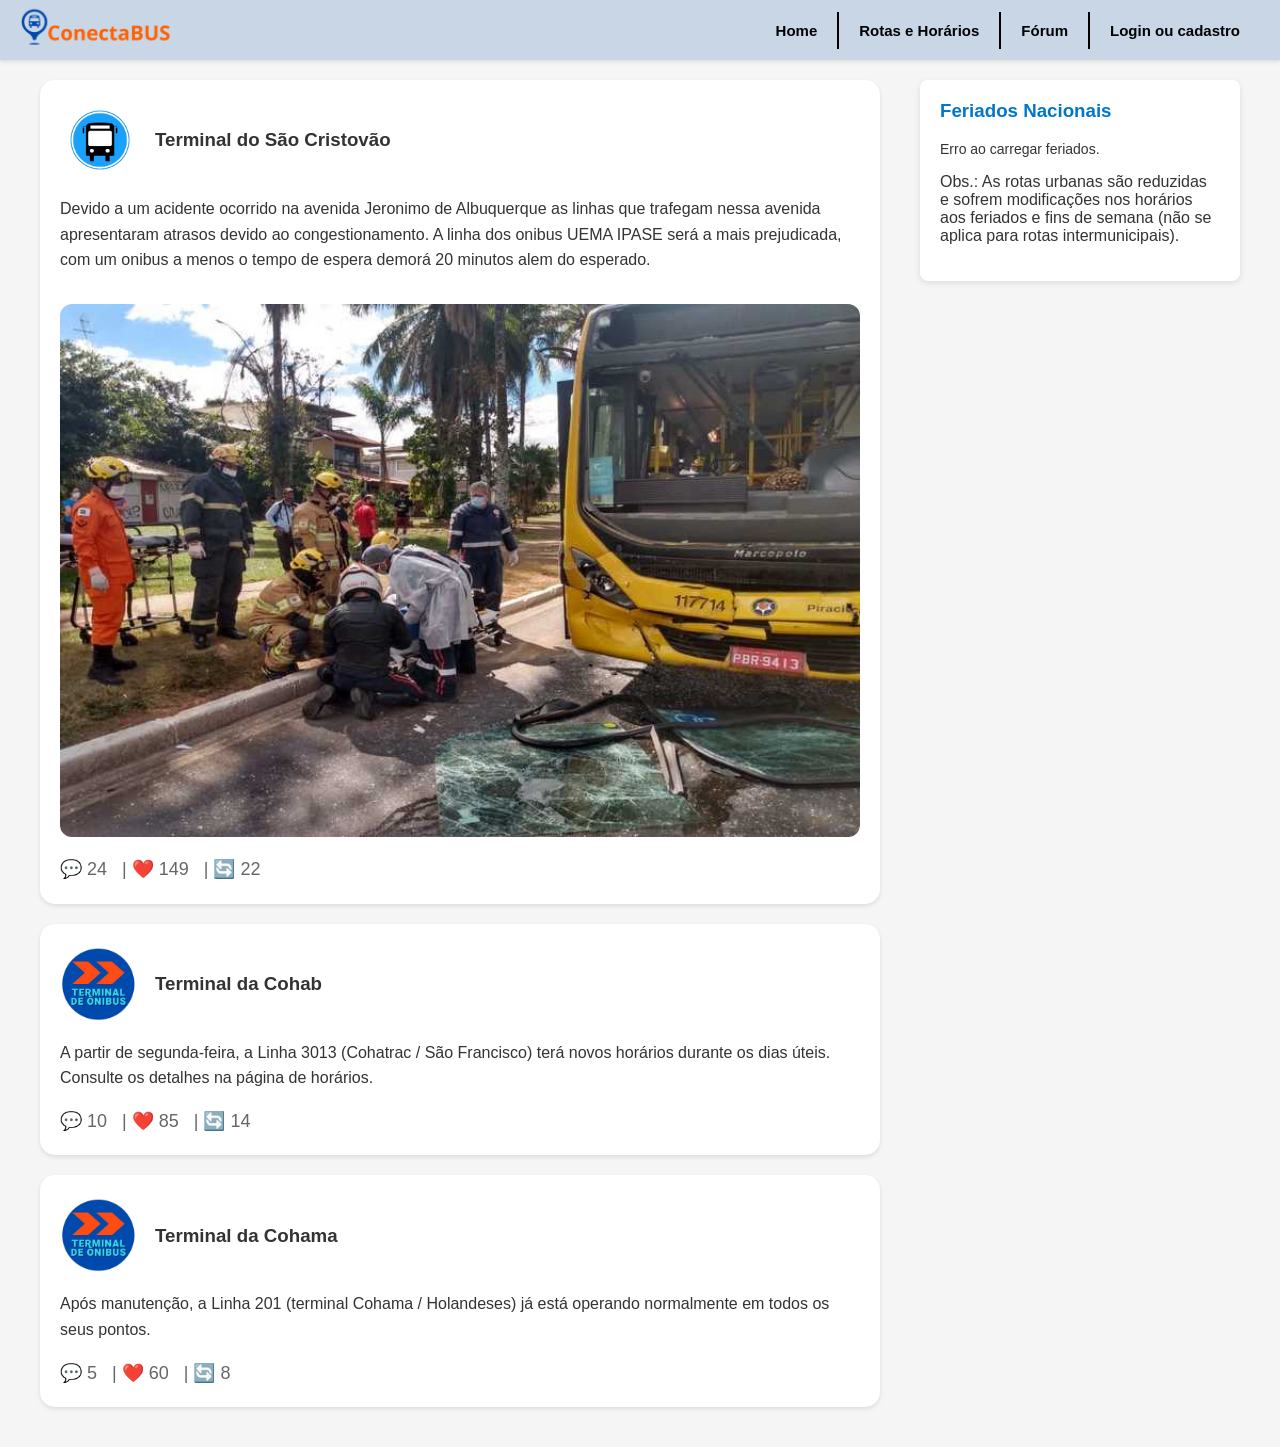
<file: index.html>
<!DOCTYPE html>
<html lang="pt-BR">
<head>
  <meta charset="UTF-8" />
  <meta name="viewport" content="width=device-width, initial-scale=1.0" />
  <title>Home - ConectaBUS</title>
  <link rel="stylesheet" href="./stylehome.css" />
</head>
<body>
  <header>
    <img src="./logohome.png" alt="ConectaBUS logo" class="logo" />
    <nav class="nav-bar">
      <ul>
        <li><a href="#">Home</a></li>
        <li><a href="https://moovitapp.com/index/pt-br/transporte_p%C3%BAblico-lines-Sao_Luis-4043-909237">Rotas e Horários</a></li>
        <li><a href="./forum.html">Fórum</a></li>
        <li><a href="./Login.html">Login ou cadastro</a></li>
      </ul>
      <button id="menu-button" aria-label="Abrir menu">☰</button>
      <button id="options-button" aria-label="Abrir opções">⚙️</button>
    </nav>
  </header>

  <div id="options-panel" class="hidden">
    <button onclick="toggleTheme()">Tema Claro / Escuro</button>
    <button>Configurações</button>
  </div>

  <main>
    <div class="layout-container">
      <div class="posts">
        <section class="post">
          <div class="post-header">
            <img src="./bushome.png" alt="Ônibus em manutenção" />
            <h3>Terminal do São Cristovão</h3>
          </div>
          <p>
            Devido a um acidente ocorrido na avenida Jeronimo de Albuquerque as linhas que trafegam nessa avenida apresentaram atrasos devido ao congestionamento.
            A linha dos onibus UEMA IPASE será a mais prejudicada, com um onibus a menos o tempo de espera demorá 20 minutos alem do esperado.
          </p>
          <img src="./batidahome.jpeg" alt="batida de onibus" class="postbatida" />
          <div class="post-actions">
            <span>💬 24</span> | <span>❤️ 149</span> | <span>🔄 22</span>
          </div>
        </section>
        <section class="post">
          <div class="post-header">
            <img src="./teminalhome.png" alt="Ônibus na estação" />
            <h3>Terminal da Cohab</h3>
          </div>
          <p>
            A partir de segunda-feira, a Linha 3013 (Cohatrac / São Francisco) terá novos horários durante os dias úteis. Consulte os detalhes na página de horários.
          </p>
          <div class="post-actions">
            <span>💬 10</span> | <span>❤️ 85</span> | <span>🔄 14</span>
          </div>
        </section>
        <section class="post">
          <div class="post-header">
            <img src="./teminalhome.png" alt="Ônibus em circulação" />
            <h3>Terminal da Cohama</h3>
          </div>
          <p>
            Após manutenção, a Linha 201 (terminal Cohama / Holandeses) já está operando normalmente em todos os seus pontos.
          </p>
          <div class="post-actions">
            <span>💬 5</span> | <span>❤️ 60</span> | <span>🔄 8</span>
          </div>
        </section>
      </div>
      <div class="holidays-box">
        <aside class="holiday-box">
          <h3>Feriados Nacionais</h3>
          <ul id="holiday-list">
            <li>Carregando...</li>
          </ul>
          <p>
            Obs.: As rotas urbanas são reduzidas e sofrem modificações nos horários aos feriados e fins de semana (não se aplica para rotas intermunicipais).
          </p>
        </aside>
      </div>
    </div>
  </main>

  <script src="./scripthome.js"></script>
</body>
</html>
</file>
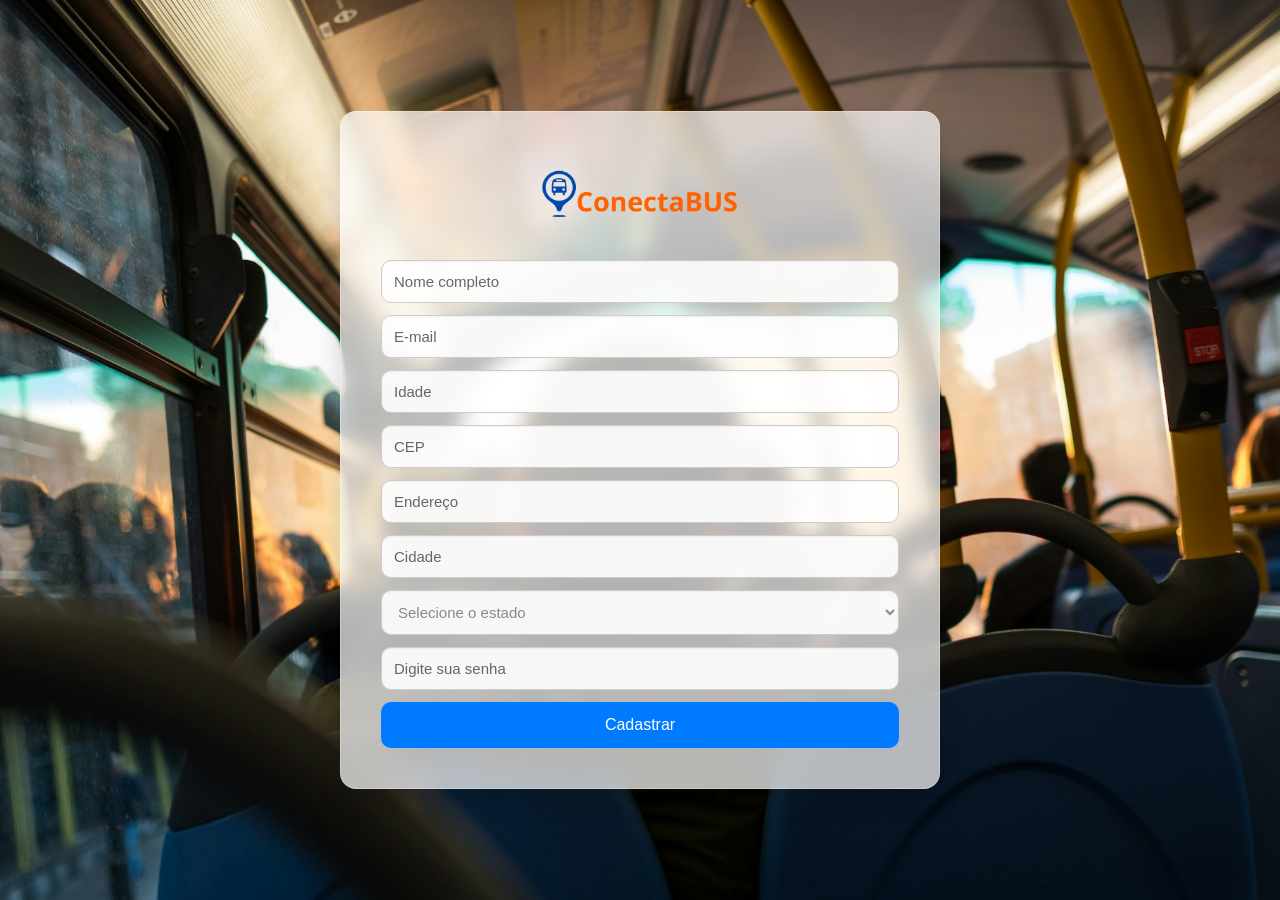
<file: cadastro.html>
<!DOCTYPE html>
<html lang="pt-BR">
<head>
  <meta charset="UTF-8">
  <meta name="viewport" content="width=device-width, initial-scale=1">
  <title>Cadastro - ConectaBus</title>
  <link rel="stylesheet" href="./stylecadastro.css">
</head>
<body>
  <div class="login-container">
    <img src="./logocadastro.png" alt="Logo ConectaBus" class="logo">

    <form id="cadastroForm">
      <input type="text" id="nome" placeholder="Nome completo" required>
      <input type="email" id="email" placeholder="E-mail" required>
      <p class="mensagem1">Formato: email@exemplo.com</p>
      <input type="number" id="idade" placeholder="Idade" required>
      <input type="text" id="cep" placeholder="CEP" required>
      <p class="mensagem1">CEP: 00000-000</p>
      <input type="text" id="endereco" placeholder="Endereço" required>
      <p class="mensagem1">Endereço: Rua, Bairro, N°</p>
      <input type="text" id="cidade" placeholder="Cidade" required>
      <select id="estado" required>
  <option value="">Selecione o estado</option>
  <option value="AC">Acre (AC)</option>
  <option value="AL">Alagoas (AL)</option>
  <option value="AP">Amapá (AP)</option>
  <option value="AM">Amazonas (AM)</option>
  <option value="BA">Bahia (BA)</option>
  <option value="CE">Ceará (CE)</option>
  <option value="DF">Distrito Federal (DF)</option>
  <option value="ES">Espírito Santo (ES)</option>
  <option value="GO">Goiás (GO)</option>
  <option value="MA">Maranhão (MA)</option>
  <option value="MT">Mato Grosso (MT)</option>
  <option value="MS">Mato Grosso do Sul (MS)</option>
  <option value="MG">Minas Gerais (MG)</option>
  <option value="PA">Pará (PA)</option>
  <option value="PB">Paraíba (PB)</option>
  <option value="PR">Paraná (PR)</option>
  <option value="PE">Pernambuco (PE)</option>
  <option value="PI">Piauí (PI)</option>
  <option value="RJ">Rio de Janeiro (RJ)</option>
  <option value="RN">Rio Grande do Norte (RN)</option>
  <option value="RS">Rio Grande do Sul (RS)</option>
  <option value="RO">Rondônia (RO)</option>
  <option value="RR">Roraima (RR)</option>
  <option value="SC">Santa Catarina (SC)</option>
  <option value="SP">São Paulo (SP)</option>
  <option value="SE">Sergipe (SE)</option>
  <option value="TO">Tocantins (TO)</option>
</select>
  <input type="password" id="senha" name="senha" placeholder="Digite sua senha" required>
  <p class="mensagem1">Mínimo 8 caracteres</p>
      <button type="submit">Cadastrar</button>
    </form>
  </div>

  <script src="./scriptcadastro.js"></script>
</body>
</html>
</file>
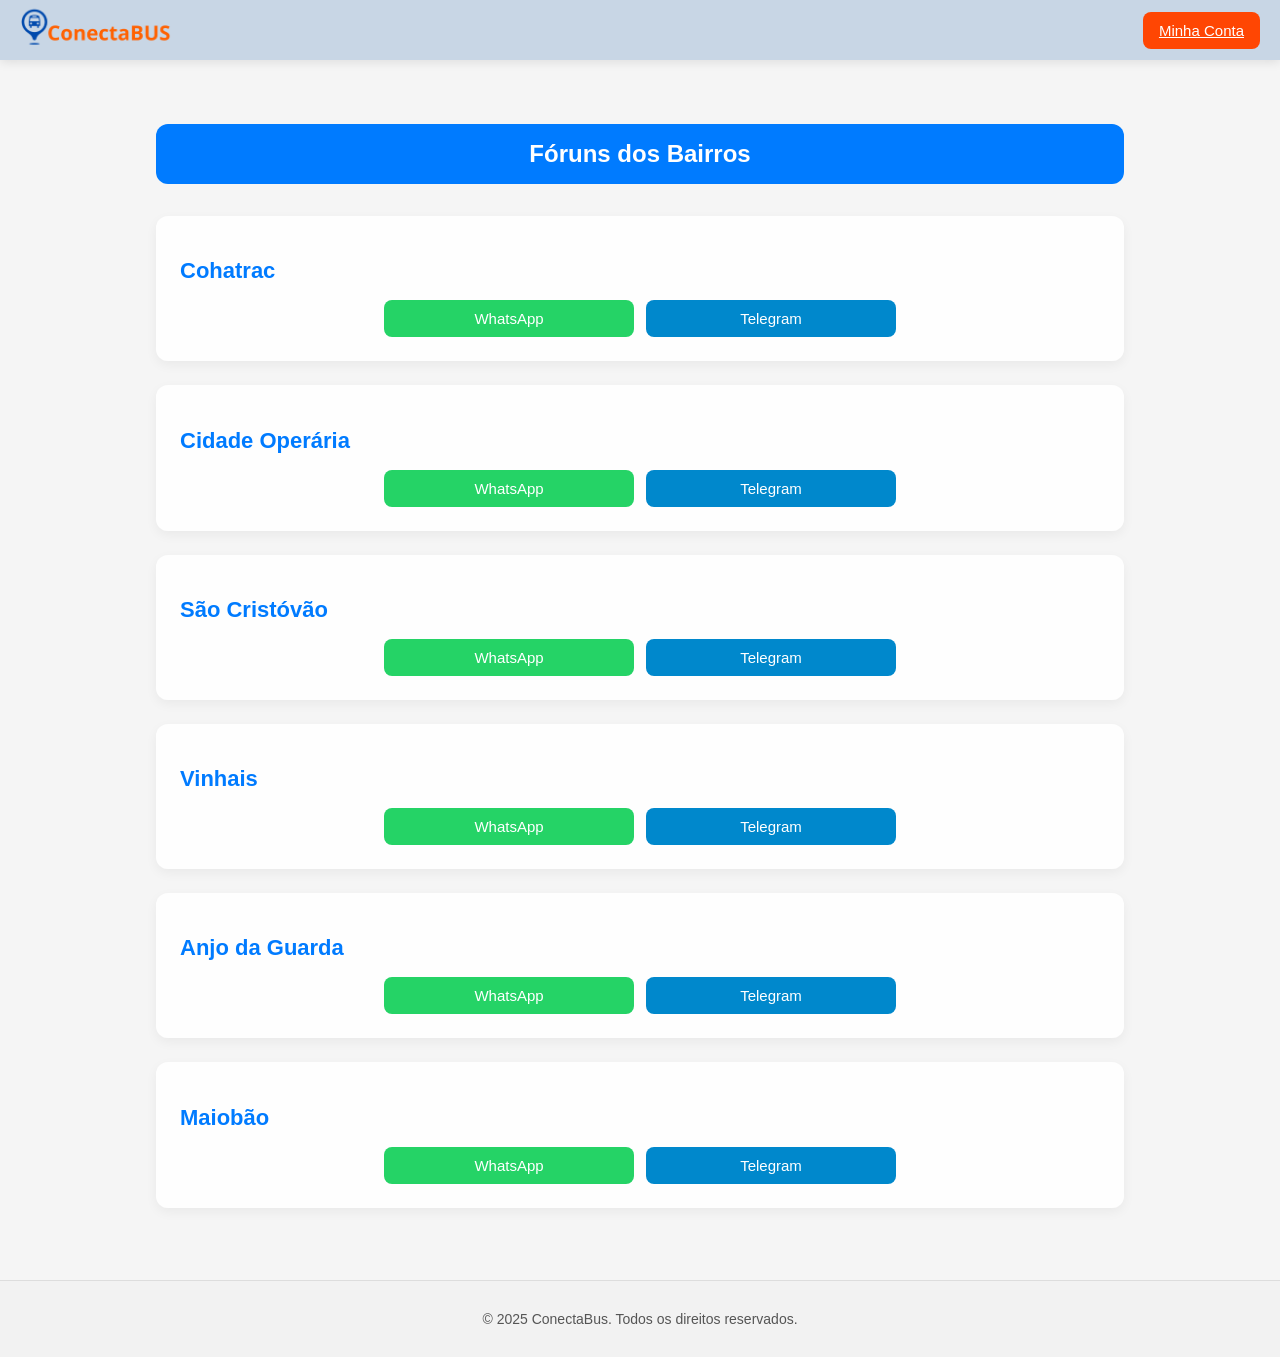
<file: forum.html>
<!DOCTYPE html>
<html lang="pt-BR">
<head>
  <meta charset="UTF-8" />
  <meta name="viewport" content="width=device-width, initial-scale=1.0"/>
  <title>Fóruns - ConectaBus</title>
  <link rel="stylesheet" href="./stylesforum.css" />
</head>
<body>
  <header class="header">
    <img src="./logoforum.png" alt="Logo ConectaBus" class="logo">
    <a href = "Login.html" class="btn-conta">Minha Conta</a>
  </header>

  <main class="forum-container">
    <h1 class="titulo-forum">Fóruns dos Bairros</h1>

    <div class="bairro">
      <h2>Cohatrac</h2>
      <div class="links">
        <a href="https://wa.me/seu_link_cohatrac" class="btn-whatsapp" target="_blank">WhatsApp</a>
        <a href="https://t.me/seu_link_cohatrac" class="btn-telegram" target="_blank">Telegram</a>
      </div>
    </div>

    <div class="bairro">
      <h2>Cidade Operária</h2>
      <div class="links">
        <a href="https://wa.me/seu_link_cidadeoperaria" class="btn-whatsapp" target="_blank">WhatsApp</a>
        <a href="https://t.me/seu_link_cidadeoperaria" class="btn-telegram" target="_blank">Telegram</a>
      </div>
    </div>

    <div class="bairro">
      <h2>São Cristóvão</h2>
      <div class="links">
        <a href="https://wa.me/seu_link_saocristovao" class="btn-whatsapp" target="_blank">WhatsApp</a>
        <a href="https://t.me/seu_link_saocristovao" class="btn-telegram" target="_blank">Telegram</a>
      </div>
    </div>

    <div class="bairro">
      <h2>Vinhais</h2>
      <div class="links">
        <a href="https://wa.me/seu_link_vinhais" class="btn-whatsapp" target="_blank">WhatsApp</a>
        <a href="https://t.me/seu_link_vinhais" class="btn-telegram" target="_blank">Telegram</a>
      </div>
    </div>

    <div class="bairro">
      <h2>Anjo da Guarda</h2>
      <div class="links">
        <a href="https://wa.me/seu_link_anjo" class="btn-whatsapp" target="_blank">WhatsApp</a>
        <a href="https://t.me/seu_link_anjo" class="btn-telegram" target="_blank">Telegram</a>
      </div>
    </div>

    <div class="bairro">
      <h2>Maiobão</h2>
      <div class="links">
        <a href="https://wa.me/seu_link_maiobao" class="btn-whatsapp" target="_blank">WhatsApp</a>
        <a href="https://t.me/seu_link_maiobao" class="btn-telegram" target="_blank">Telegram</a>
      </div>
    </div>
  </main>

  <footer class="footer">
    <p>&copy; 2025 ConectaBus. Todos os direitos reservados.</p>
  </footer>
</body>
</html>
</file>
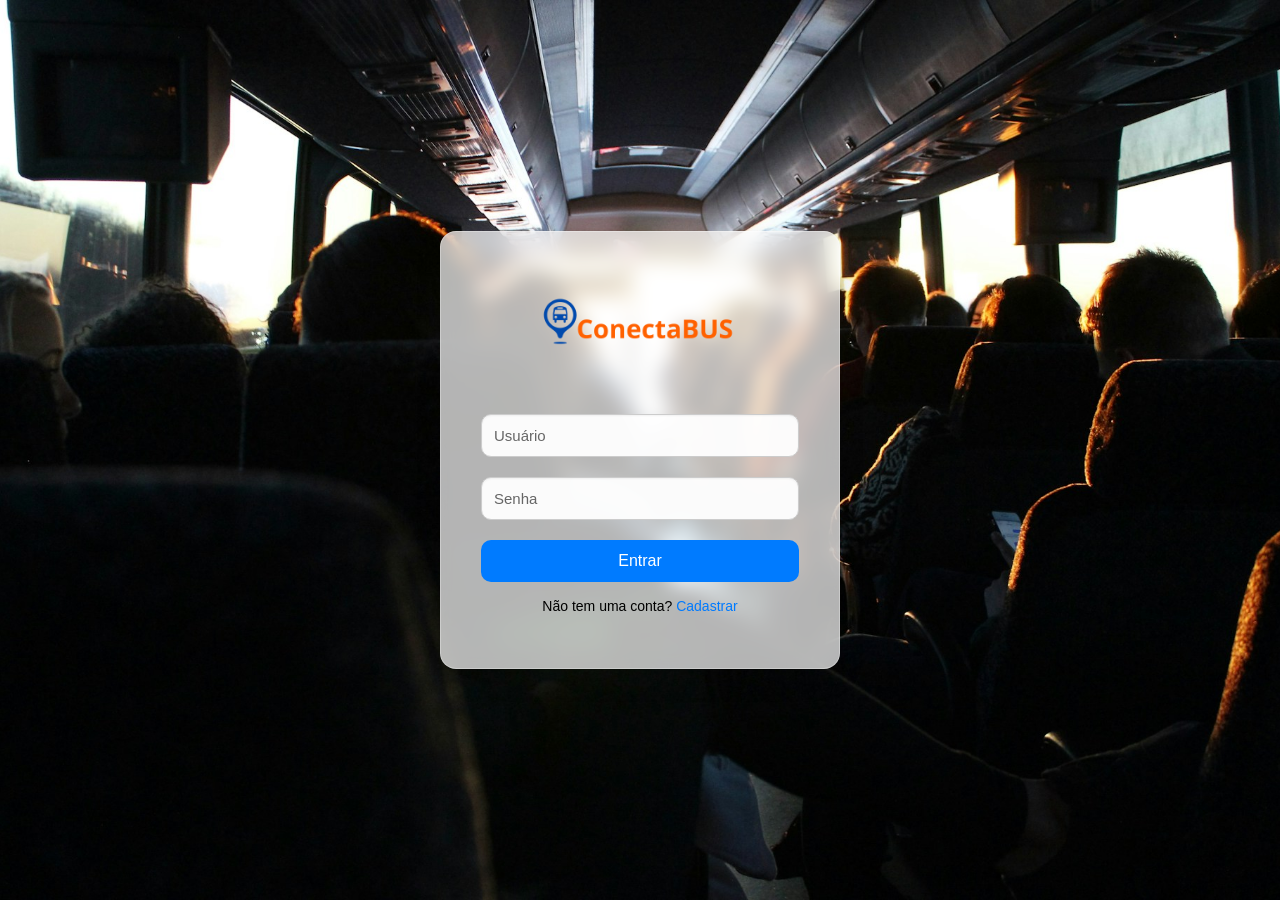
<file: Login.html>
<!DOCTYPE html>
<html lang="pt-BR">
<head>
  <meta charset="UTF-8">
  <meta name="viewport" content="width=device-width, initial-scale=1">
  <title>Login - ConectaBus</title>
  <link rel="stylesheet" href="./stylelogin.css">
</head>
<body>
  <div class="login-container">
    <img src="./logologin.png" alt="Logo ConectaBus" class="logo">

    <form id="loginForm">
      <input type="text" id="username" placeholder="Usuário" required>
      <input type="password" id="password" placeholder="Senha" required>
      <p class="mensagem1">Usuário ou senha incorretos</p>
      <button type="submit">Entrar</button>
    </form>
    <p class="signup-link">
      Não tem uma conta?
      <a href="./cadastro.html">Cadastrar</a>
    </p>

  </div>

  <script src="./scriptlogin.js"></script>
</body>
</html>
</file>
<file: stylehome.css>
/* -------------------------------
   FONTES E CORES BASE
--------------------------------- */
body {
  font-family: Arial, sans-serif;
  margin: 0;
  background-color: #F5F5F5;
  color: #333;
  transition: background-color 0.3s, color 0.3s;
}

/* -------------------------------
   CABEÇALHO E NAVEGAÇÃO
--------------------------------- */
header {
  background-color: #c8d6e5; 
  display: flex;
  justify-content: space-between;
  align-items: center;
  padding: 0 20px;
  height: 60px;
  box-shadow: 0 2px 4px rgba(0, 0, 0, 0.1);
}

.logo {
  height: 70px;
  width: auto;
}

.nav-bar {
  position: relative;
  display: flex;
  align-items: center;
  gap: 10px;
}

.nav-bar ul {
  list-style: none;
  display: flex;
  margin: 0;
  padding: 0;
}

.nav-bar li {
  display: flex;
  align-items: center;
}

.nav-bar a {
  text-decoration: none;
  color: #000;
  font-weight: bold;
  font-size: 15px;
  padding: 10px 20px;
  display: inline-flex;
  align-items: center;
}

.nav-bar li:not(:last-child) a {
  border-right: 2px solid #000;
}

/* -------------------------------
   BOTÕES DE MENU E OPÇÕES
--------------------------------- */
#menu-button,
#options-button {
  font-size: 24px;
  background: none;
  border: none;
  cursor: pointer;
  color: #000;
  display: none;
}

.nav-buttons {
  display: flex;
  align-items: center;
  gap: 10px;
}

/* -------------------------------
   PAINEL DE OPÇÕES
--------------------------------- */
#options-panel {
  display: none;
  flex-direction: column;
  background: #ffffff;
  border: 1px solid #ccc;
  padding: 10px;
  position: absolute;
  top: 60px;
  right: 10px;
  box-shadow: 0 2px 6px rgba(0, 0, 0, 0.2);
  z-index: 100;
}

#options-panel.visible {
  display: flex;
}

/* -------------------------------
   LAYOUT PRINCIPAL
--------------------------------- */
main {
  padding: 20px;
  margin: auto;
  max-width: 1200px;
}

.layout-container {
  display: flex;
  gap: 40px;
  align-items: flex-start;
  flex-wrap: wrap;
}

.posts {
  flex: 3 1 600px;
}

.holidays-box {
  flex: 1 1 300px;
  min-width: 250px;
  max-width: 320px;
}

/* -------------------------------
   CAIXA DE FERIADOS
--------------------------------- */
.holiday-box {
  background: #fff;
  padding: 20px;
  border-radius: 8px;
  box-shadow: 0 2px 6px rgba(0, 0, 0, 0.1);
  position: sticky;
  top: 80px;
}

.holiday-box h3 {
  margin-top: 0;
  color: #0077cc;
}

.holiday-box ul {
  list-style: none;
  padding: 0;
  margin: 0;
}

.holiday-box li {
  margin-bottom: 10px;
  font-size: 14px;
}

/* -------------------------------
   POSTS
--------------------------------- */
.post {
  background: #fff;
  padding: 20px;
  margin-bottom: 20px;
  border-radius: 15px;
  box-shadow: 0 2px 4px rgba(0, 0, 0, 0.1);
  line-height: 1.6; /* 👈 Aumenta o espaçamento entre linhas */
}

.post-header {
  display: flex;
  align-items: center;
  gap: 15px;
  margin-bottom: 10px;
}

.post-header img {
  width: 80px;
  height: 80px;
  object-fit: cover;
  border-radius: 8px;
}

.postbatida {
  width: 100%;
  height: auto;
  border-radius: 12px;
  margin-top: 15px;
}

.post-actions {
  margin-top: 10px;
  font-size: 18px;
  color: #666;
}

.post-actions span:not(:last-child) {
  margin-right: 10px;
}

/* -------------------------------
   TEMA ESCURO
--------------------------------- */
.dark-theme {
  background-color: #1e1e1e;
  color: #f4f4f4;
}

.dark-theme header,
.dark-theme .post,
.dark-theme #options-panel {
  background-color: #2e2e2e;
  color: #f4f4f4;
  border-color: transparent;
}

.dark-theme .nav-bar a {
  color: #ff6600;
}

.dark-theme .holiday-box {
  background-color: #2e2e2e;
  color: #f4f4f4;
  border: none;
}

/* -------------------------------
   RESPONSIVIDADE (MOBILE)
--------------------------------- */
@media (max-width: 768px) {
  #menu-button,
  #options-button {
    display: block;
  }

  .nav-bar ul {
    flex-direction: column;
    position: absolute;
    top: 60px;
    right: 0;
    background-color: #ebeff2;
    width: 200px;
    display: none;
    border-left: 2px solid #000;
    box-shadow: -2px 0 5px rgba(0, 0, 0, 0.1);
    z-index: 1000;
  }

  .nav-bar ul.show {
    display: flex;
  }

  .nav-bar li:not(:last-child) a {
    border: none;
    border-bottom: 1px solid #000;
    padding: 15px 20px;
  }

  .nav-bar li:last-child {
    display: none;
  }

  .layout-container {
    flex-direction: column;
    padding: 0 10px;
  }

  .posts,
  .holidays-box {
    width: 100%;
    max-width: 100%;
  }

  .holiday-box {
    position: static;
    margin-top: 20px;
  }

  .logo {
    height: 50px;
  }
}
</file>
<file: stylecadastro.css>
/* Estilo moderno para as páginas do ConectaBus */

body {
  font-family: "Segoe UI", Tahoma, Geneva, Verdana, sans-serif;
  background: url(fundocadastro.jpg) no-repeat center center fixed;
  background-size: cover;
  margin: 0;
  padding: 0;
  display: flex;
  justify-content: center;
  align-items: center;
  min-height: 100vh;
}

.login-container {
  background-color: rgba(255, 255, 255, 0.70);
  backdrop-filter: blur(10px);
  -webkit-backdrop-filter: blur(10px);
  padding: 2.5rem;
  border-radius: 16px;
  box-shadow: 0 10px 25px rgba(0, 0, 0, 0.15);
  text-align: left;
  width: 100%;
  max-width: 600px;
  box-sizing: border-box;
  border: 1px solid rgba(255, 255, 255, 0.3);
}

.logo {
  width: 200px;
  display: block;
  margin: 0 auto 1rem auto;
}

h2 {
  text-align: center;
  color: #333;
  margin-bottom: 1.5rem;
}

form {
  display: grid;
  grid-template-columns: 1fr;
  gap: 12px;
}
form input,
form select {
  padding: 12px;
  border-radius: 10px;
  border: 1px solid #ccc;
  font-size: 15px;
  width: 100%;
  box-sizing: border-box;
  background-color: rgba(255, 255, 255, 0.90); /* Melhor contraste */
  color: #222; /* Texto vivo */
  transition: all 0.2s ease-in-out;
  outline: none;
  box-shadow: inset 0 1px 2px rgba(0, 0, 0, 0.05);
}

form input::placeholder {
  color: #666;
  opacity: 1;
}

form input:focus,
form select:focus {
  border-color: #007bff;
  background-color: #fff;
  color: #111;
  box-shadow: 0 0 0 3px rgba(0, 123, 255, 0.2);
}

form select:invalid {
  color: #888;
}

form button {
  padding: 14px;
  background-color: #007bff;
  color: white;
  border: none;
  border-radius: 10px;
  cursor: pointer;
  font-size: 16px;
  transition: background-color 0.2s ease;
}

form button:hover {
  background-color: #0056b3;
}

.signup-link {
  margin-top: 1rem;
  text-align: center;
  font-size: 14px;
}

.signup-link a {
  color: #007bff;
  text-decoration: none;
}

.signup-link a:hover {
  text-decoration: underline;
}

.erro {
  margin-top: 10px;
  font-size: 14px;
  color: red;
  text-align: center;
}
.mensagem1 {
    color: red;
    font-size: 1rem;
    display: none;
    margin-top: 0.0001%;
    margin-bottom: 0.0001%;
    margin-left: 0%;
}
/* Responsivo para telas menores */
@media (max-width: 600px) {
  .login-container {
    padding: 1.5rem;
    border-radius: 12px;
  }

  form input,
  form select,
  form button {
    font-size: 14px;
  }
}
</file>
<file: stylesforum.css>
body {
  margin: 0;
  padding: 0;
  font-family: "Segoe UI", Tahoma, Geneva, Verdana, sans-serif;
  background-color: #F5F5F5;
  background-size: cover;
  color: #fa6102;
  display: flex;
  flex-direction: column;
  min-height: 100vh;
}

.header {
  display: flex;
  justify-content: space-between;
  align-items: center;
  padding: 0 20px; /* Use fixed padding */
  background-color: #c8d6e5;
  color: #fa6b0c;
  height: 60px; /* Fixed height */
  box-shadow: 0 2px 10px rgba(0, 0, 0, 0.1);
  box-sizing: border-box; /* Include padding in the height calculation */
  flex-shrink: 0; /* Prevent the header from shrinking */
}

.logo {
  height: 70px; /* Fixed height for the logo */
  width: auto;
  flex-shrink: 0; /* Prevent logo from shrinking */
}

.btn-conta {
  background-color: #ff4603;
  color: #ffffff;
  border: none;
  padding: 10px 16px;
  border-radius: 8px;
  cursor: pointer;
  font-size: 15px;
  transition: background-color 0.3s ease;
  flex-shrink: 0; /* Prevent button from shrinking */
  white-space: nowrap; /* Prevent text wrapping */
}

.btn-conta:hover {
  background-color: #ff7504;
}

.forum-container {
  flex: 1;
  padding: 3rem 1rem;
  max-width: 1000px;
  margin: 0 auto;
  width: 100%;
  box-sizing: border-box; /* Include padding in width calculation */
}

.titulo-forum {
  background-color: #007bff;
  color: white;
  padding: 1rem;
  border-radius: 12px;
  text-align: center;
  margin-bottom: 2rem;
  font-size: 1.5rem; /* Base font size */
}

.bairro {
  background-color: rgba(255, 255, 255, 0.9);
  border-radius: 12px;
  padding: 1.5rem;
  margin-bottom: 1.5rem;
  box-shadow: 0 4px 12px rgba(0, 0, 0, 0.05);
  transition: transform 0.2s ease-in-out;
}

.bairro:hover {
  transform: translateY(-3px);
}

.bairro h2 {
  margin-bottom: 1rem;
  color: #007bff;
  font-size: 1.375rem; /* Base font size */
}

.links {
  display: flex;
  gap: 12px;
  flex-wrap: wrap;
  justify-content: center; /* Center items when they wrap */
  /* Add padding to the links container itself to create internal spacing */
  padding: 0 10px; /* Add some horizontal padding to prevent overflow */
}

.btn-whatsapp,
.btn-telegram {
  padding: 10px 16px;
  border: none;
  border-radius: 8px;
  font-size: 15px;
  text-decoration: none;
  color: #fff;
  transition: background-color 0.2s ease-in-out;
  flex: 1 1 calc(50% - 6px); /* Allows two columns with a gap */
  max-width: 250px; /* Limit button width for larger screens */
  text-align: center;
  box-sizing: border-box; /* Ensure padding and border are included in the element's total width and height */
}

.btn-whatsapp {
  background-color: #25d366;
}

.btn-whatsapp:hover {
  background-color: #1ebe5d;
}

.btn-telegram {
  background-color: #0088cc;
}

.btn-telegram:hover {
  background-color: #0072a3;
}

.footer {
  background-color: #f2f2f2;
  text-align: center;
  padding: 1rem;
  font-size: 14px;
  color: #555;
  border-top: 1px solid #ddd;
}

/* --- RESPONSIVIDADE --- */

/* For screens smaller than 900px */
@media (max-width: 900px) {
  .forum-container {
    padding: 2rem 1rem; /* Adjust padding for forum container */
  }

  .titulo-forum {
    font-size: 1.4rem; /* Slightly smaller title */
  }

  .bairro h2 {
    font-size: 1.3rem; /* Slightly smaller bairro title */
  }
}

/* For screens smaller than 768px (common tablet portrait) */
@media (max-width: 768px) {
  .header {
    padding: 0 15px; /* Reduce header padding */
  }

  .logo {
    height: 65px; /* Slightly smaller logo */
  }

  .btn-conta {
    padding: 9px 14px; /* Slightly smaller button padding */
    font-size: 14px; /* Slightly smaller button font */
  }

  .forum-container {
    padding: 1.5rem 0.8rem; /* Further adjust forum container padding */
  }

  .titulo-forum {
    font-size: 1.3rem;
    padding: 0.8rem;
  }

  .bairro {
    padding: 1.2rem;
  }

  .bairro h2 {
    font-size: 1.2rem;
  }

  .btn-whatsapp,
  .btn-telegram {
    flex: 1 1 calc(50% - 6px); /* Maintain two columns */
    max-width: none; /* Remove max-width to allow full width within column */
  }
}

/* For screens smaller than 600px (common mobile landscape/portrait) */
@media (max-width: 600px) {
  .header {
    justify-content: space-around; /* Distribute space evenly */
    padding: 0 10px; /* Reduce header padding even more */
  }

  .logo {
    height: 60px; /* Further reduce logo size */
  }

  .btn-conta {
    font-size: 13px; /* Smaller font for button */
    padding: 8px 12px; /* Smaller padding */
  }

  .forum-container {
    padding: 1rem 0.5rem; /* More compact padding for forum container */
  }

  .titulo-forum {
    font-size: 1.2rem;
    padding: 0.7rem;
    margin-bottom: 1.5rem;
  }

  .bairro {
    padding: 1rem;
    margin-bottom: 1rem;
  }

  .bairro h2 {
    font-size: 1.1rem;
  }

  .links {
    flex-direction: column; /* Stack buttons vertically */
    gap: 10px; /* Adjust gap for stacked buttons */
    padding: 0 15px; /* Increase horizontal padding for better spacing on mobile */
  }

  .btn-whatsapp,
  .btn-telegram {
    width: 100%; /* Make buttons take full width when stacked */
    text-align: center;
    flex: none; /* Remove flex-basis so width: 100% takes precedence */
  }
}

/* For screens smaller than 400px (very small mobile screens) */
@media (max-width: 400px) {
  .header {
    padding: 0 5px; /* Minimal header padding */
    justify-content: space-between; /* Maintain space-between */
  }

  .logo {
    height: 55px; /* Even smaller logo */
  }

  .btn-conta {
    font-size: 12px; /* Smallest font for button */
    padding: 7px 10px; /* Smallest padding */
  }

  .forum-container {
    padding: 0.8rem 0.3rem; /* Very compact padding */
  }

  .titulo-forum {
    font-size: 1.1rem;
    padding: 0.6rem;
    margin-bottom: 1rem;
  }

  .bairro {
    padding: 0.8rem;
    margin-bottom: 0.8rem;
  }

  .bairro h2 {
    font-size: 1rem;
  }

  .links {
    padding: 0 10px; /* Adjust padding for very small screens */
  }
}
</file>
<file: stylelogin.css>
/* Estilo moderno para a página de login do ConectaBus */

body {
  font-family: "Segoe UI", Tahoma, Geneva, Verdana, sans-serif;
  background: url(fundologin.jpg) no-repeat center center fixed;
  background-size: cover;
  margin: 0;
  padding: 0;
  display: flex;
  justify-content: center;
  align-items: center;
  min-height: 100vh;
  /* Garante que o conteúdo não seja cortado em telas muito pequenas */
  overflow-x: hidden; /* Previne barra de rolagem horizontal */
  overflow-y: auto; /* Permite rolagem vertical se o conteúdo for maior que a tela */
  -webkit-overflow-scrolling: touch; /* Para rolagem mais suave em iOS */
}

.login-container {
  background-color: rgba(255, 255, 255, 0.70);
  backdrop-filter: blur(10px);
  -webkit-backdrop-filter: blur(10px);
  padding: 2.5rem; /* Preenchimento base para telas maiores */
  border-radius: 16px;
  box-shadow: 0 10px 25px rgba(0, 0, 0, 0.15);
  width: 90%; /* Largura fluida, usa porcentagem da tela */
  max-width: 400px; /* Largura máxima para que não fique muito grande em telas largas */
  box-sizing: border-box; /* Essencial para que o padding seja incluído na largura */
  text-align: center;
  border: 1px solid rgba(255, 255, 255, 0.3);
  margin: 1rem auto; /* Centraliza horizontalmente com "auto", adiciona margem superior/inferior */
}

.logo {
  width: 200px; /* Largura base */
  max-width: 70%; /* Permite que o logo encolha em telas menores */
  height: auto; /* Mantém a proporção da imagem */
  margin-bottom: 1rem;
}

input {
  width: 100%;
  padding: 12px; /* Preenchimento base */
  margin: 10px 0;
  border-radius: 10px;
  border: 1px solid #ccc;
  font-size: 15px; /* Tamanho de fonte base */
  background-color: rgba(255, 255, 255, 0.95);
  color: #222;
  box-sizing: border-box; /* Essencial para que os inputs se ajustem corretamente */
  transition: all 0.2s ease-in-out; /* Transição suave ao focar */
  outline: none; /* Remove o contorno padrão ao focar */
  box-shadow: inset 0 1px 2px rgba(0, 0, 0, 0.05); /* Sombra interna sutil */
}

input::placeholder {
  color: #666;
  opacity: 1;
}

.mensagem1 {
  color: red;
  font-size: 1rem; /* Tamanho de fonte base */
  margin-top: 1%;
  display: none; /* Normalmente controlado por JavaScript para exibir mensagens de erro */
  margin-bottom: 1%;
  margin-left: 0; /* Reinicia margem problemática */
  text-align: center; /* Centraliza a mensagem para melhor exibição em celular */
  width: 100%; /* Garante que respeite a largura do pai */
  box-sizing: border-box; /* Essencial para mensagens */
}

input:focus {
  border-color: #007bff;
  background-color: #fff;
  box-shadow: 0 0 0 3px rgba(0, 123, 255, 0.2);
}

button {
  width: 100%;
  padding: 12px; /* Preenchimento base */
  background-color: #007bff;
  color: white;
  border: none;
  border-radius: 10px;
  cursor: pointer;
  font-size: 16px; /* Tamanho de fonte base */
  transition: background-color 0.2s ease; /* Transição suave ao passar o mouse */
  margin-top: 10px;
  box-sizing: border-box; /* Essencial para botões */
}

button:hover {
  background-color: #0056b3;
}

.signup-link {
  margin-top: 1rem;
  font-size: 14px; /* Tamanho de fonte base */
}

.signup-link a {
  color: #007bff;
  text-decoration: none;
}

.signup-link a:hover {
  text-decoration: underline;
}



/* Responsividade

As seguintes media queries ajustam os estilos para diferentes tamanhos de tela, com foco em dispositivos como iPhones XR, 11, 12, etc., para garantir um ajuste perfeito.

```css
 Para tamanhos de tablet comuns e telefones maiores em paisagem (ex: 769px até 481px) */
@media (max-width: 768px) {
  .login-container {
    padding: 2rem;
    margin: 1rem auto;
  }

  .logo {
    width: 180px;
    max-width: 60%;
  }

  input {
    padding: 10px;
    font-size: 14px;
  }

  button {
    padding: 10px;
    font-size: 15px;
  }

  .mensagem1 {
    font-size: 0.9rem;
  }

  .signup-link {
    font-size: 13px;
  }
}

/* Para telefones modernos comuns (iPhone XR, 11 - 414px; Pixel, Galaxy - larguras similares) */
@media (max-width: 450px) { /* Ponto de interrupção ajustado para cobrir mais telefones */
  .login-container {
    padding: 0.8rem; /* **Preenchimento significativamente reduzido para um ajuste mais apertado** */
    border-radius: 12px;
    margin: 0.5rem auto; /* Margem vertical reduzida */
    width: 95%; /* Mantém largura generosa para o conteúdo dentro do container */
  }

  .logo {
    width: 110px; /* Logo menor */
    max-width: 35%; /* Ajusta o max-width ainda mais */
    margin-bottom: 0.8rem; /* Reduz ligeiramente a margem do logo */
  }

  input {
    padding: 7px; /* Preenchimento de input menor */
    font-size: 13px; /* Fonte de input menor */
    margin: 7px 0; /* Ajusta a margem vertical do input */
  }

  button {
    padding: 9px; /* Preenchimento de botão ligeiramente menor */
    font-size: 14px; /* Fonte de botão menor */
    margin-top: 7px; /* Ajusta a margem superior do botão */
  }

  .mensagem1 {
    font-size: 0.8rem; /* Fonte menor para mensagens */
  }

  .signup-link {
    font-size: 12px;
    margin-top: 0.8rem; /* Reduz a margem do link de cadastro */
  }
}

/* Ajuste específico para séries iPhone 12/13/14 (largura de 390px) e telefones modernos menores similares */
@media (max-width: 390px) {
  .login-container {
    padding: 0.6rem; /* **Preenchimento ainda menor para um ajuste mais apertado** */
    margin: 0.4rem auto; /* Margem mais compacta */
    width: 98%; /* Quase largura total para maximizar o espaço */
  }

  .logo {
    width: 95px; /* Logo menor para ajuste apertado */
    max-width: 30%;
    margin-bottom: 0.6rem;
  }

  input {
    padding: 6px; /* Preenchimento de input mínimo */
    font-size: 12px; /* Fonte de input mínima */
    margin: 6px 0;
  }

  button {
    padding: 8px; /* Preenchimento de botão menor */
    font-size: 13px; /* Fonte de botão menor */
    margin-top: 6px;
  }

  .mensagem1 {
    font-size: 0.75rem; /* Fonte de mensagem menor */
  }

  .signup-link {
    font-size: 11px; /* Fonte de link muito pequena */
    margin-top: 0.6rem;
  }
}

/* Para telas muito pequenas (ex: iPhone SE/5, smartphones antigos, largura ~320px) */
@media (max-width: 320px) {
  .login-container {
    padding: 0.4rem; /* **Preenchimento extremamente apertado** */
    margin: 0.2rem auto; /* Margem mínima */
    width: 99%; /* Maximiza a largura do container */
  }

  .logo {
    width: 80px; /* Logo ainda menor */
    max-width: 28%;
  }

  input {
    padding: 5px; /* Preenchimento de input mínimo */
    font-size: 11px; /* Fonte de input mínima */
    margin: 5px 0;
  }

  button {
    padding: 6px; /* Preenchimento de botão mínimo */
    font-size: 12px; /* Fonte de botão mínima */
    margin-top: 5px;
  }

  .mensagem1 {
    font-size: 0.65rem; /* Fonte de mensagem extremamente pequena */
  }

  .signup-link {
    font-size: 10px; /* Fonte de link extremamente pequena */
  }
}
</file>
